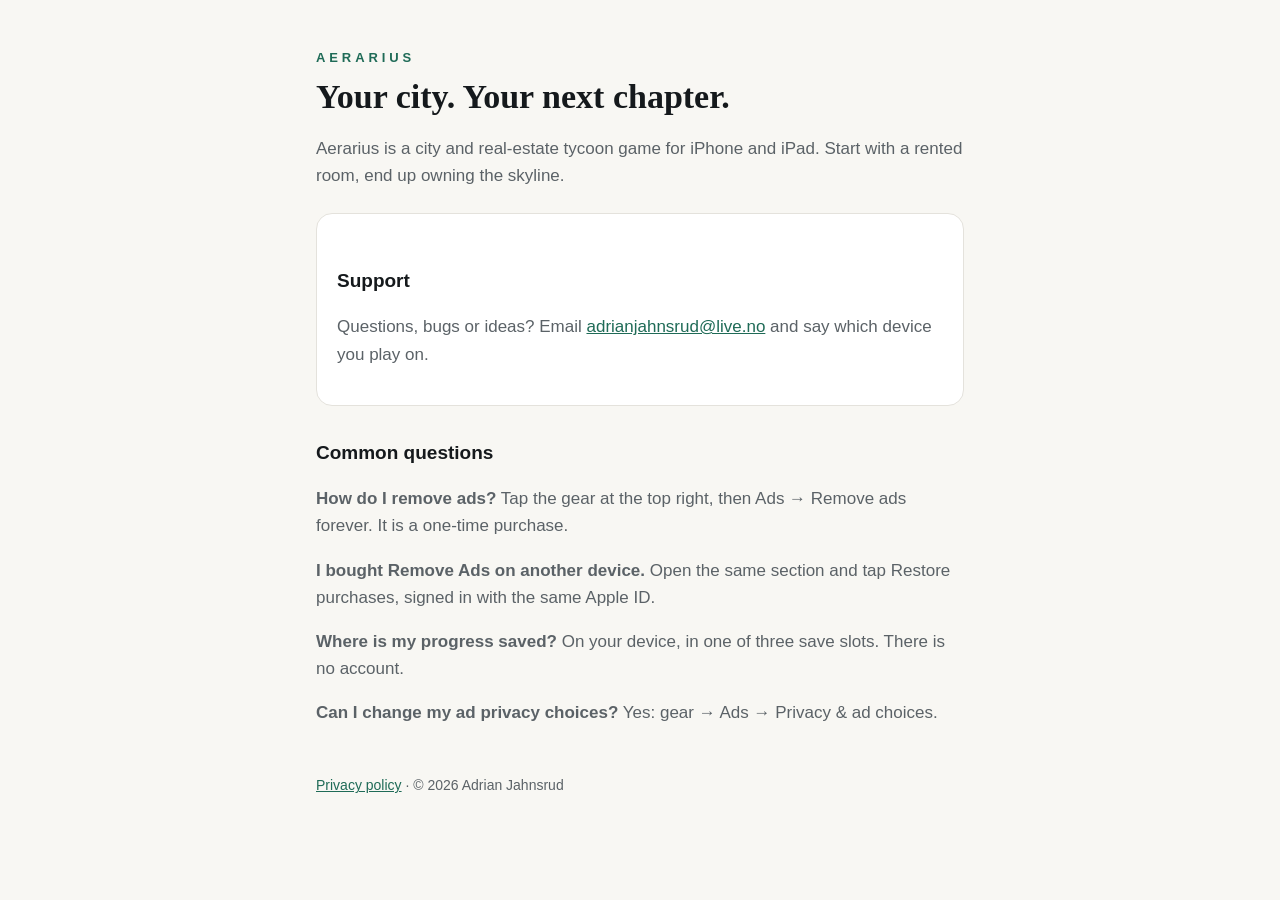
<file: index.html>
<!doctype html>
<html lang="en">
<head>
<meta charset="utf-8">
<meta name="viewport" content="width=device-width, initial-scale=1">
<title>Aerarius Support</title>
<link rel="stylesheet" href="style.css">
</head>
<body>
<main>
  <div class="eyebrow">AERARIUS</div>
  <h1>Your city. Your next chapter.</h1>
  <p>Aerarius is a city and real-estate tycoon game for iPhone and iPad. Start with a rented room, end up owning the skyline.</p>

  <div class="card">
    <h2>Support</h2>
    <p>Questions, bugs or ideas? Email <a href="mailto:adrianjahnsrud@live.no">adrianjahnsrud@live.no</a> and say which device you play on.</p>
  </div>

  <h2>Common questions</h2>
  <p><strong>How do I remove ads?</strong> Tap the gear at the top right, then Ads → Remove ads forever. It is a one-time purchase.</p>
  <p><strong>I bought Remove Ads on another device.</strong> Open the same section and tap Restore purchases, signed in with the same Apple ID.</p>
  <p><strong>Where is my progress saved?</strong> On your device, in one of three save slots. There is no account.</p>
  <p><strong>Can I change my ad privacy choices?</strong> Yes: gear → Ads → Privacy &amp; ad choices.</p>

  <footer><a href="privacy.html">Privacy policy</a> · © 2026 Adrian Jahnsrud</footer>
</main>
</body>
</html>
</file>
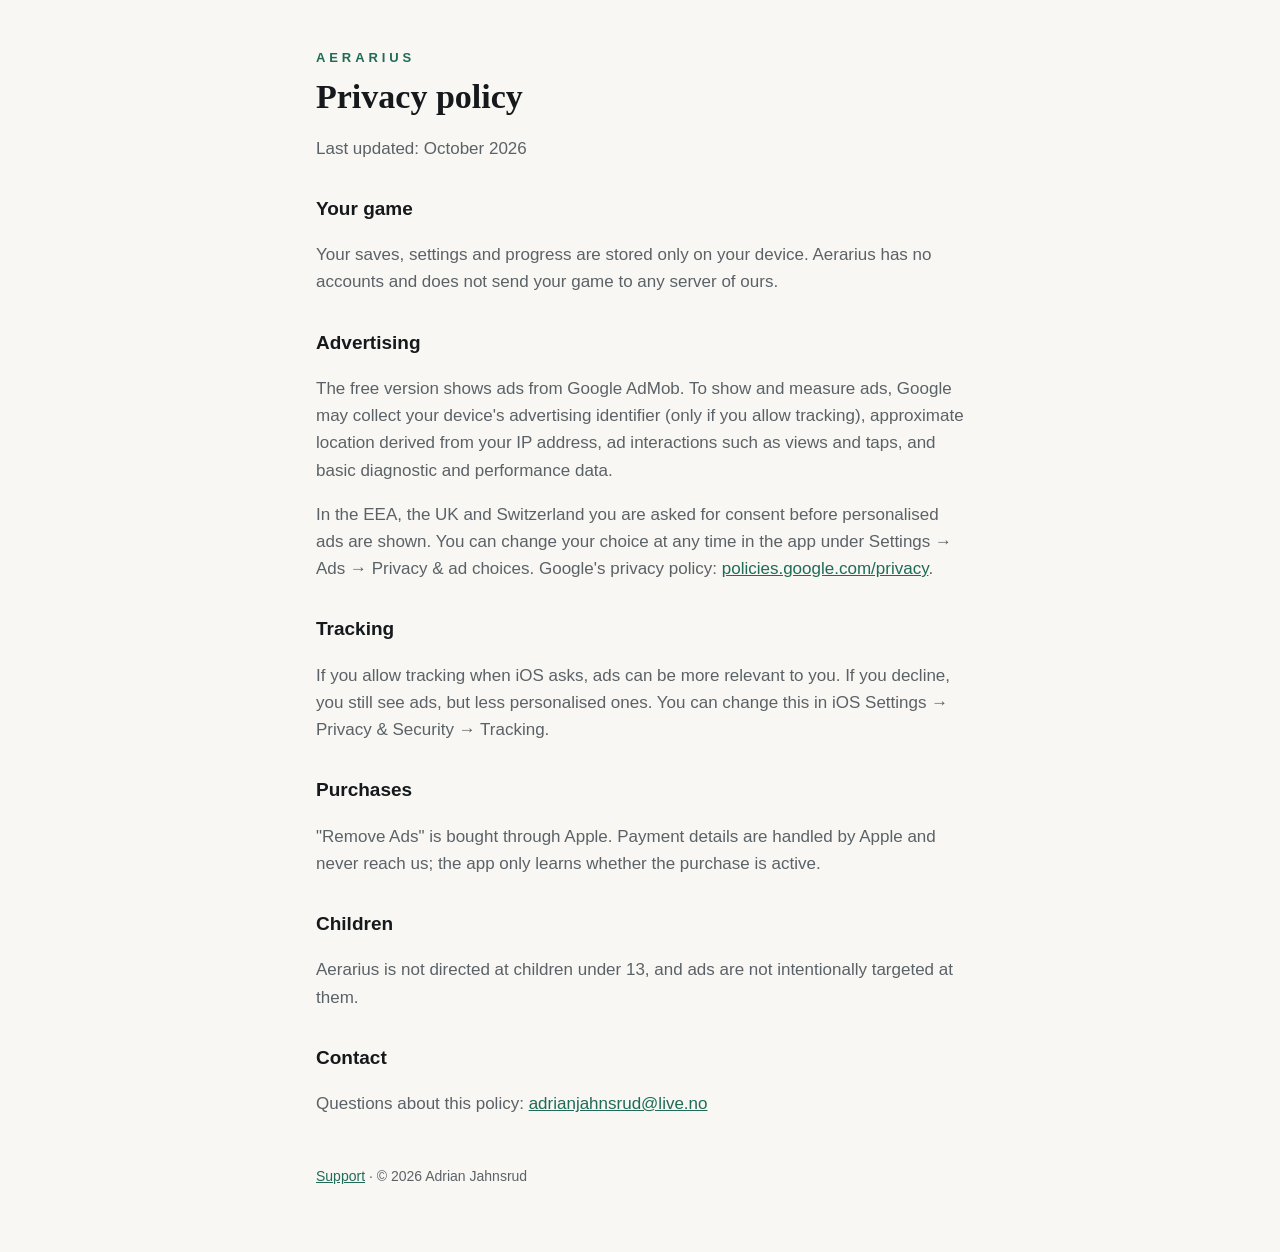
<file: privacy.html>
<!doctype html>
<html lang="en">
<head>
<meta charset="utf-8">
<meta name="viewport" content="width=device-width, initial-scale=1">
<title>Aerarius Privacy</title>
<link rel="stylesheet" href="style.css">
</head>
<body>
<main>
  <div class="eyebrow">AERARIUS</div>
  <h1>Privacy policy</h1>
  <p>Last updated: October 2026</p>

  <h2>Your game</h2>
  <p>Your saves, settings and progress are stored only on your device. Aerarius has no accounts and does not send your game to any server of ours.</p>

  <h2>Advertising</h2>
  <p>The free version shows ads from Google AdMob. To show and measure ads, Google may collect your device's advertising identifier (only if you allow tracking), approximate location derived from your IP address, ad interactions such as views and taps, and basic diagnostic and performance data.</p>
  <p>In the EEA, the UK and Switzerland you are asked for consent before personalised ads are shown. You can change your choice at any time in the app under Settings → Ads → Privacy &amp; ad choices. Google's privacy policy: <a href="https://policies.google.com/privacy">policies.google.com/privacy</a>.</p>

  <h2>Tracking</h2>
  <p>If you allow tracking when iOS asks, ads can be more relevant to you. If you decline, you still see ads, but less personalised ones. You can change this in iOS Settings → Privacy &amp; Security → Tracking.</p>

  <h2>Purchases</h2>
  <p>"Remove Ads" is bought through Apple. Payment details are handled by Apple and never reach us; the app only learns whether the purchase is active.</p>

  <h2>Children</h2>
  <p>Aerarius is not directed at children under 13, and ads are not intentionally targeted at them.</p>

  <h2>Contact</h2>
  <p>Questions about this policy: <a href="mailto:adrianjahnsrud@live.no">adrianjahnsrud@live.no</a></p>

  <footer><a href="index.html">Support</a> · © 2026 Adrian Jahnsrud</footer>
</main>
</body>
</html>
</file>
<file: style.css>
:root { --bg: #f8f7f3; --ink: #15191c; --muted: #5b6267; --card: #ffffff; --line: #e4e2dc; --accent: #1f6b57; }
@media (prefers-color-scheme: dark) { :root { --bg: #141617; --ink: #eceae4; --muted: #a2a8ab; --card: #1d2022; --line: #2c3033; --accent: #6cc3a6; } }
* { box-sizing: border-box; }
body { margin: 0; background: var(--bg); color: var(--ink); font: 17px/1.6 -apple-system, BlinkMacSystemFont, "Segoe UI", sans-serif; }
main { max-width: 680px; margin: 0 auto; padding: 48px 16px 64px; }
.eyebrow { letter-spacing: .3em; font-size: 13px; font-weight: 700; color: var(--accent); }
h1 { font-family: Georgia, serif; font-size: 34px; line-height: 1.2; margin: 8px 0 12px; }
h2 { font-size: 19px; margin: 32px 0 6px; }
p, li { color: var(--muted); }
.card { background: var(--card); border: 1px solid var(--line); border-radius: 16px; padding: 20px; margin-top: 24px; }
a { color: var(--accent); }
footer { margin-top: 48px; font-size: 14px; color: var(--muted); }
</file>
